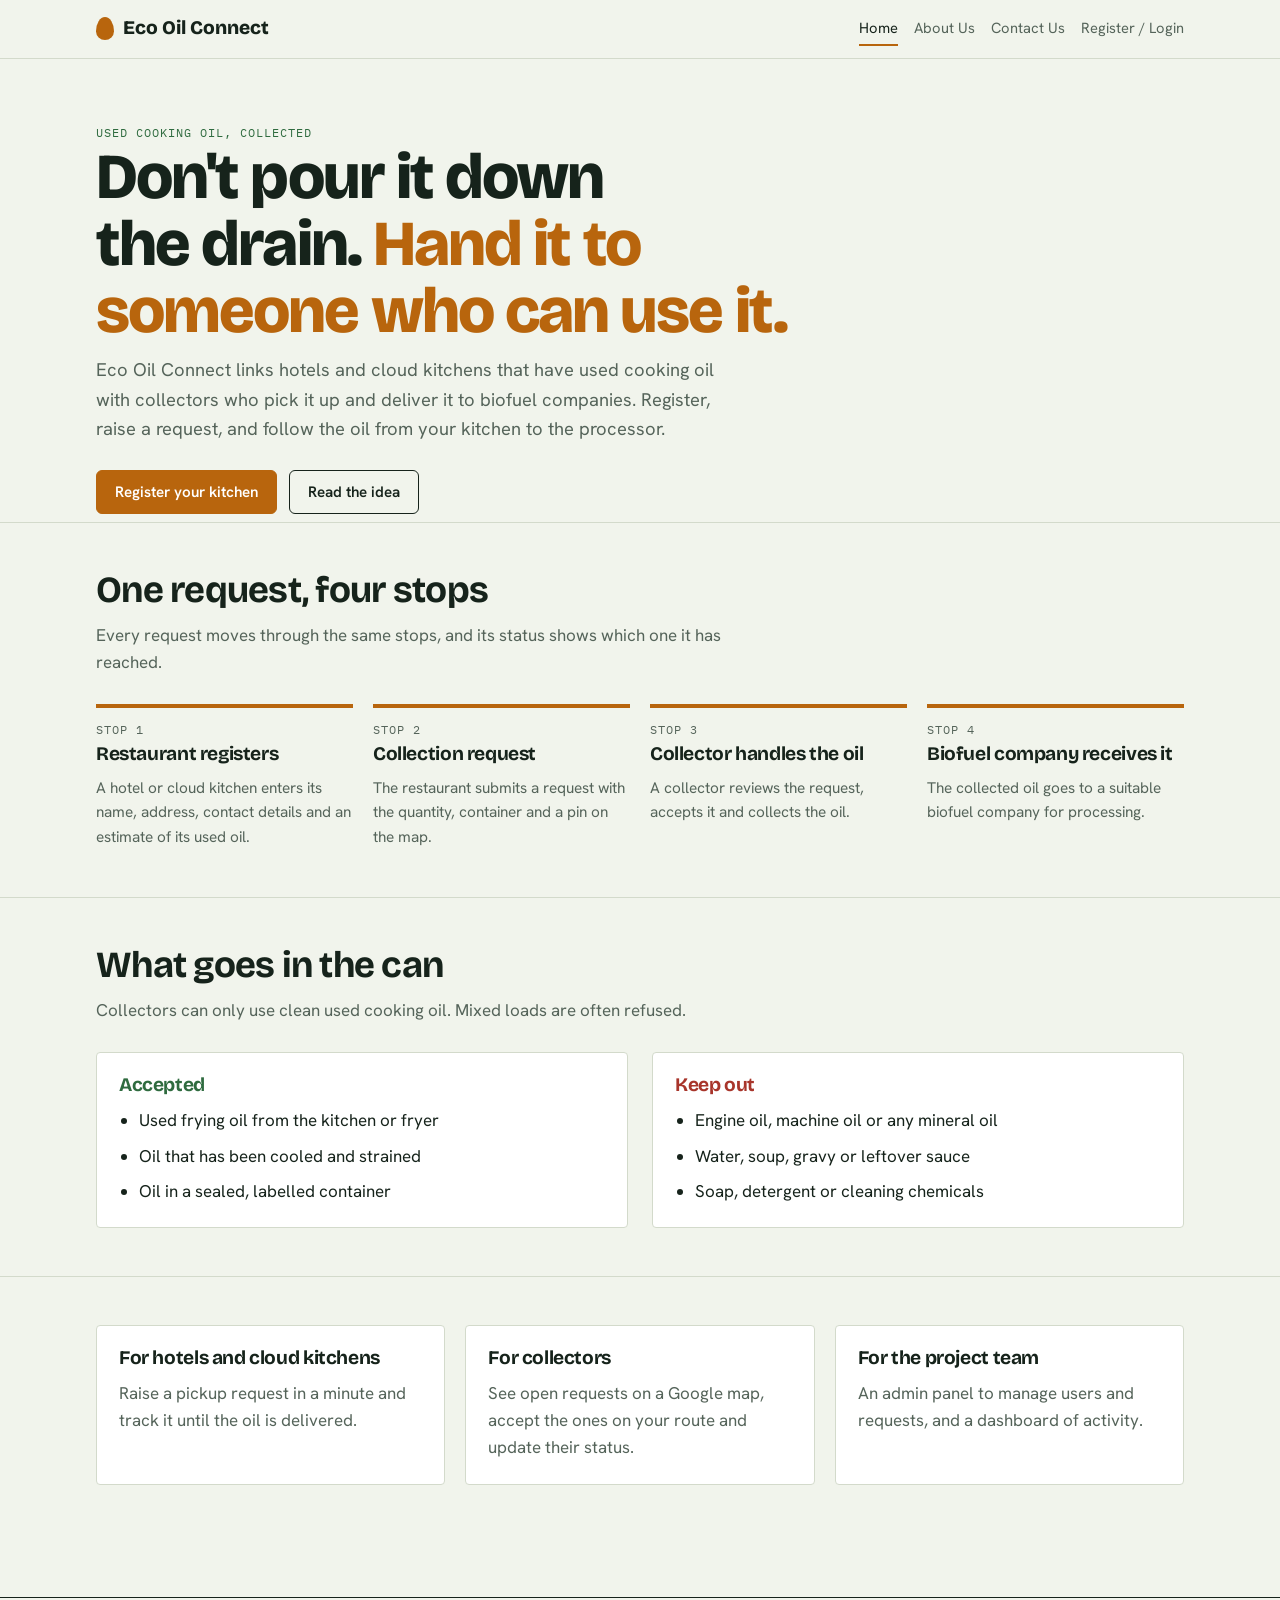
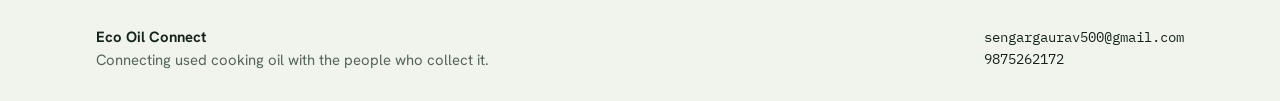
<file: index.html>
<!doctype html>
<html lang="en">
<head>
<meta charset="utf-8">
<meta name="viewport" content="width=device-width, initial-scale=1">
<title>Eco Oil Connect</title>
<link rel="stylesheet" href="https://fonts.googleapis.com/css2?family=Bricolage+Grotesque:opsz,wght@12..96,500;12..96,700;12..96,800&family=Hanken+Grotesk:wght@400;500;600&family=IBM+Plex+Mono:wght@400;500&display=swap">
<link rel="stylesheet" href="style.css">
</head>
<body>
<div id="nav"></div>
<main id="content">
  <div class="wrap">
    <div class="hero">
      <div class="eyebrow">Used cooking oil, collected</div>
      <h1>Don't pour it down the drain. <span class="accent">Hand it to someone who can use it.</span></h1>
      <p class="lede">Eco Oil Connect links hotels and cloud kitchens that have used cooking oil with collectors who pick it up and deliver it to biofuel companies. Register, raise a request, and follow the oil from your kitchen to the processor.</p>
      <div class="row" id="cta"></div>
    </div>
  </div>

  <section class="band">
    <div class="wrap">
      <h2>One request, four stops</h2>
      <p class="muted" style="max-width:38em;margin:0 0 28px">Every request moves through the same stops, and its status shows which one it has reached.</p>
      <ol class="flow grid4">
        <li><h3>Restaurant registers</h3><p>A hotel or cloud kitchen enters its name, address, contact details and an estimate of its used oil.</p></li>
        <li><h3>Collection request</h3><p>The restaurant submits a request with the quantity, container and a pin on the map.</p></li>
        <li><h3>Collector handles the oil</h3><p>A collector reviews the request, accepts it and collects the oil.</p></li>
        <li><h3>Biofuel company receives it</h3><p>The collected oil goes to a suitable biofuel company for processing.</p></li>
      </ol>
    </div>
  </section>

  <section class="band rules" id="rules">
    <div class="wrap">
      <h2>What goes in the can</h2>
      <p class="muted" style="max-width:38em;margin:0 0 28px">Collectors can only use clean used cooking oil. Mixed loads are often refused.</p>
      <div class="grid2">
        <div class="card yes">
          <h3>Accepted</h3>
          <ul>
            <li>Used frying oil from the kitchen or fryer</li>
            <li>Oil that has been cooled and strained</li>
            <li>Oil in a sealed, labelled container</li>
          </ul>
        </div>
        <div class="card no">
          <h3>Keep out</h3>
          <ul>
            <li>Engine oil, machine oil or any mineral oil</li>
            <li>Water, soup, gravy or leftover sauce</li>
            <li>Soap, detergent or cleaning chemicals</li>
          </ul>
        </div>
      </div>
    </div>
  </section>

  <section class="band">
    <div class="wrap">
      <div class="grid3">
        <div class="card"><h3>For hotels and cloud kitchens</h3><p class="muted" style="margin:0">Raise a pickup request in a minute and track it until the oil is delivered.</p></div>
        <div class="card"><h3>For collectors</h3><p class="muted" style="margin:0">See open requests on a Google map, accept the ones on your route and update their status.</p></div>
        <div class="card"><h3>For the project team</h3><p class="muted" style="margin:0">An admin panel to manage users and requests, and a dashboard of activity.</p></div>
      </div>
    </div>
  </section>
</main>
<div id="foot"></div>
<script src="config.js"></script>
<script src="app.js"></script>
<script>
  EOC.boot();
  var u = EOC.me();
  document.getElementById('cta').innerHTML = u
    ? '<a class="btn primary" href="dashboard.html">Open dashboard</a>' + (u.role === 'restaurant' ? '<a class="btn" href="sell.html">Sell used oil</a>' : '<a class="btn" href="requests.html">Collection requests</a>')
    : '<a class="btn primary" href="auth.html">Register your kitchen</a><a class="btn" href="about.html">Read the idea</a>';
</script>
</body>
</html>
</file>
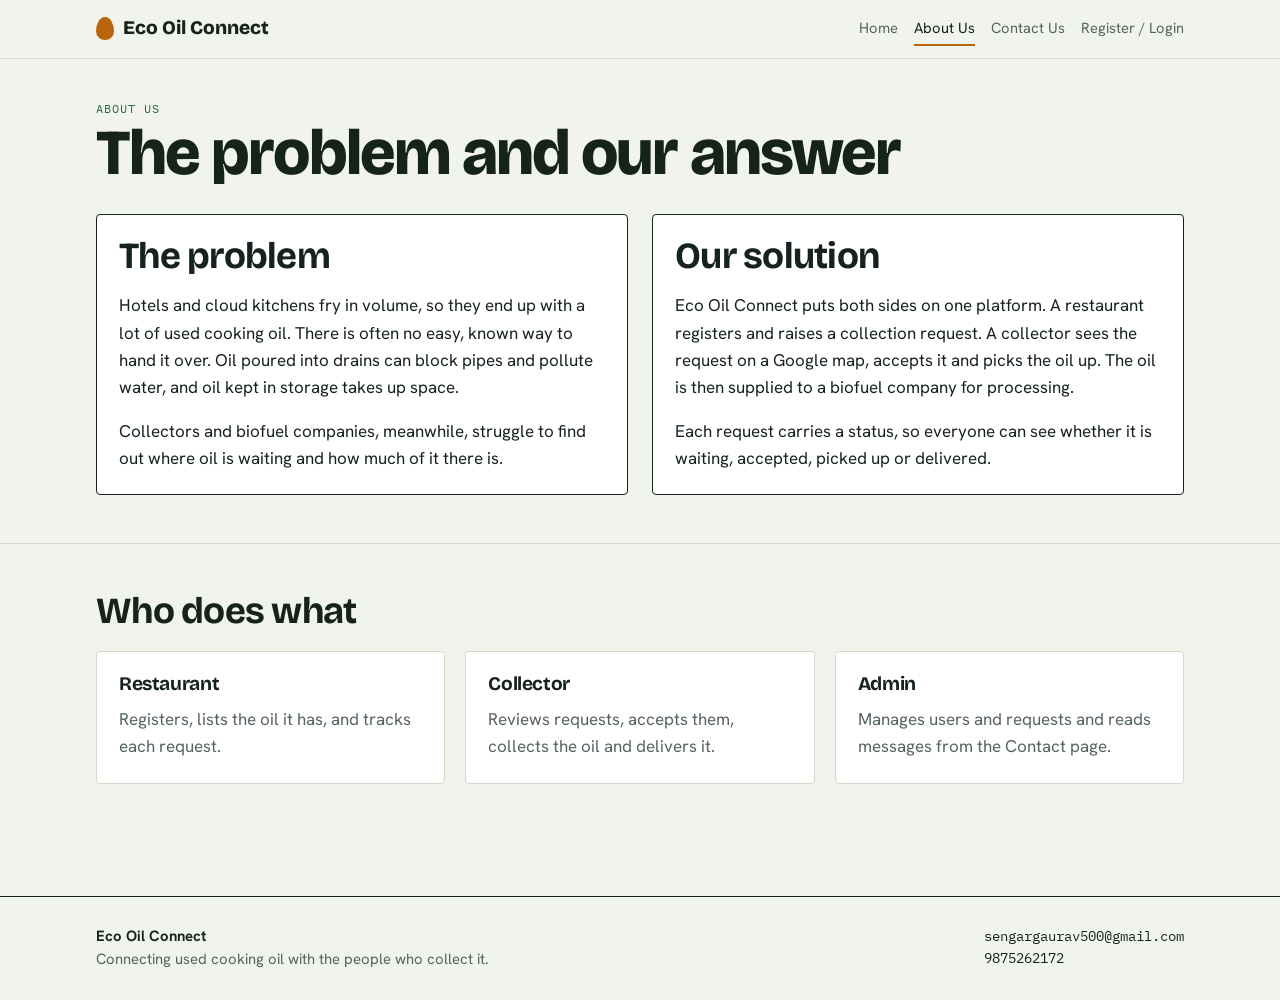
<file: about.html>
<!doctype html>
<html lang="en">
<head>
<meta charset="utf-8">
<meta name="viewport" content="width=device-width, initial-scale=1">
<title>About Us | Eco Oil Connect</title>
<link rel="stylesheet" href="https://fonts.googleapis.com/css2?family=Bricolage+Grotesque:opsz,wght@12..96,500;12..96,700;12..96,800&family=Hanken+Grotesk:wght@400;500;600&family=IBM+Plex+Mono:wght@400;500&display=swap">
<link rel="stylesheet" href="style.css">
</head>
<body>
<div id="nav"></div>
<main id="content">
  <div class="wrap">
    <div class="page-head">
      <div class="eyebrow">About us</div>
      <h1>The problem and our answer</h1>
    </div>
    <div class="grid2">
      <div class="card edge">
        <h2>The problem</h2>
        <p>Hotels and cloud kitchens fry in volume, so they end up with a lot of used cooking oil. There is often no easy, known way to hand it over. Oil poured into drains can block pipes and pollute water, and oil kept in storage takes up space.</p>
        <p style="margin:0">Collectors and biofuel companies, meanwhile, struggle to find out where oil is waiting and how much of it there is.</p>
      </div>
      <div class="card edge">
        <h2>Our solution</h2>
        <p>Eco Oil Connect puts both sides on one platform. A restaurant registers and raises a collection request. A collector sees the request on a Google map, accepts it and picks the oil up. The oil is then supplied to a biofuel company for processing.</p>
        <p style="margin:0">Each request carries a status, so everyone can see whether it is waiting, accepted, picked up or delivered.</p>
      </div>
    </div>
  </div>
  <section class="band" style="margin-top:48px">
    <div class="wrap">
      <h2>Who does what</h2>
      <div class="grid3" style="margin-top:20px">
        <div class="card"><h3>Restaurant</h3><p class="muted" style="margin:0">Registers, lists the oil it has, and tracks each request.</p></div>
        <div class="card"><h3>Collector</h3><p class="muted" style="margin:0">Reviews requests, accepts them, collects the oil and delivers it.</p></div>
        <div class="card"><h3>Admin</h3><p class="muted" style="margin:0">Manages users and requests and reads messages from the Contact page.</p></div>
      </div>
    </div>
  </section>
</main>
<div id="foot"></div>
<script src="config.js"></script>
<script src="app.js"></script>
<script>EOC.boot();</script>
</body>
</html>
</file>
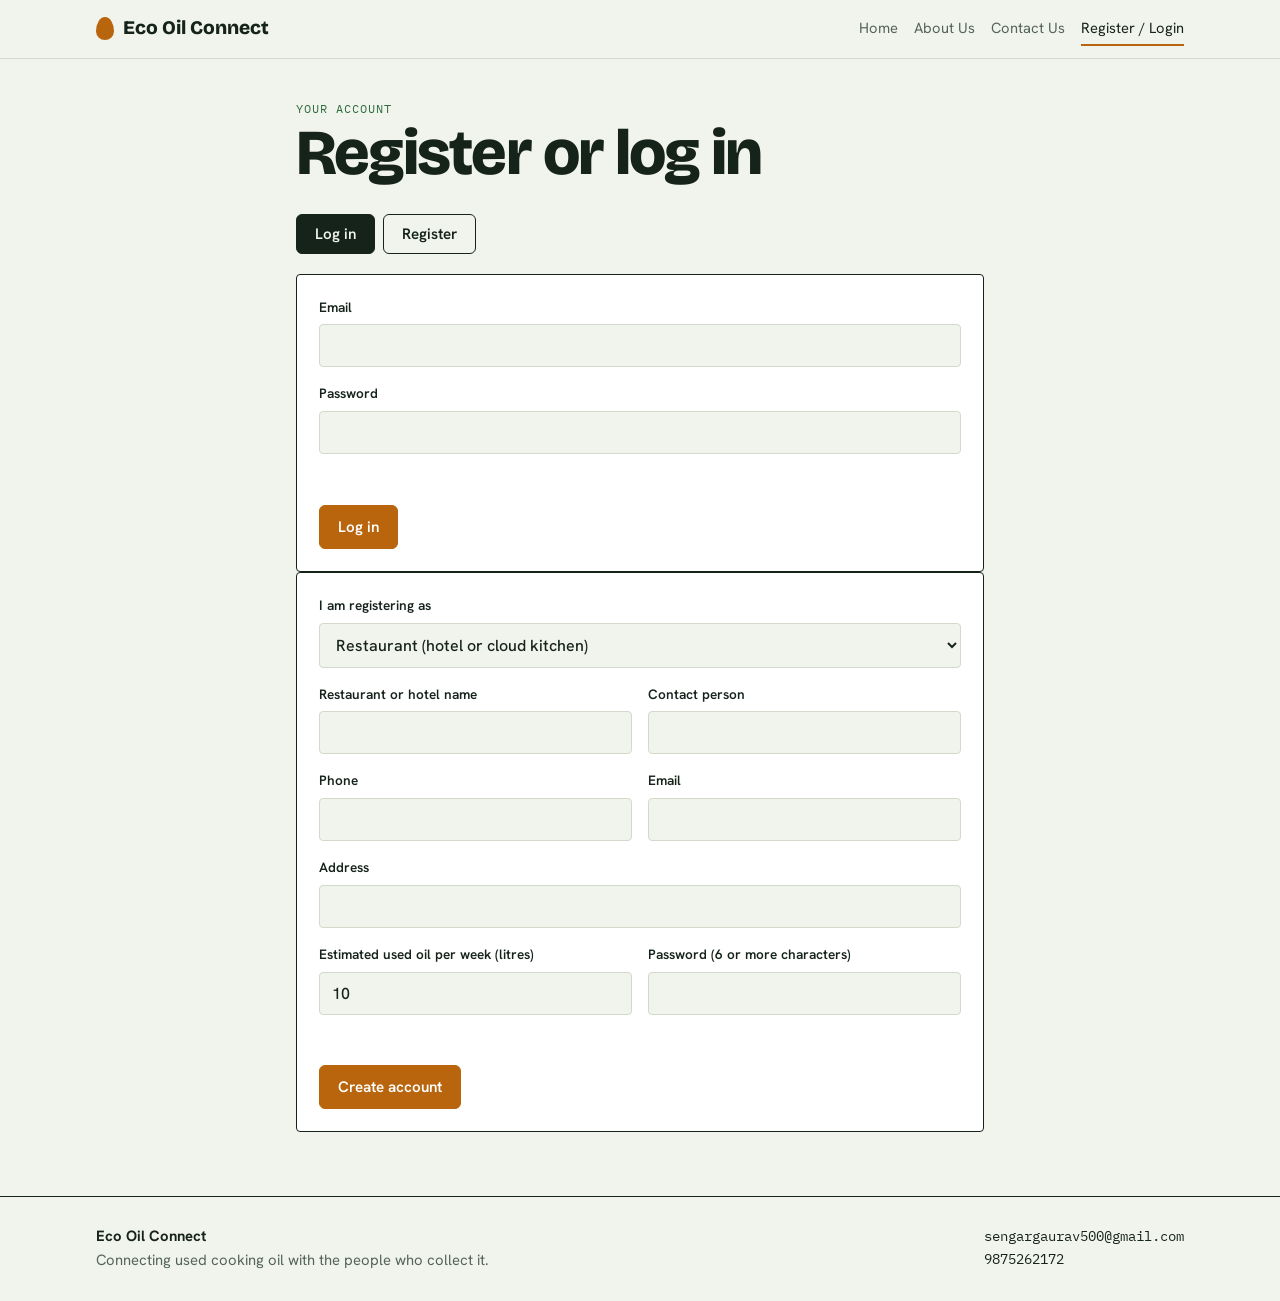
<file: admin.html>
<!doctype html>
<html lang="en">
<head>
<meta charset="utf-8">
<meta name="viewport" content="width=device-width, initial-scale=1">
<title>Admin Panel | Eco Oil Connect</title>
<link rel="stylesheet" href="https://fonts.googleapis.com/css2?family=Bricolage+Grotesque:opsz,wght@12..96,500;12..96,700;12..96,800&family=Hanken+Grotesk:wght@400;500;600&family=IBM+Plex+Mono:wght@400;500&display=swap">
<link rel="stylesheet" href="style.css">
</head>
<body>
<div id="nav"></div>
<main>
  <div class="wrap" id="content">
    <div class="page-head">
      <div class="eyebrow">Admin panel</div>
      <h1>Users, requests and messages</h1>
    </div>
    <div class="grid4" id="tiles" style="margin-bottom:28px"></div>
    <div class="card" id="rates" style="margin-bottom:28px">
      <h3>Rates and profit</h3>
      <p class="muted" style="margin:0 0 16px">You buy used oil from restaurants and sell it to biofuel companies. Profit per litre is the selling rate minus the buying rate.</p>
      <div class="form-grid">
        <div class="field"><label for="buyRate">Buying rate (₹ per litre, paid to the restaurant)</label><input id="buyRate" type="number" min="0" step="0.5"></div>
        <div class="field"><label for="sellRate">Selling rate (₹ per litre, paid by the biofuel company)</label><input id="sellRate" type="number" min="0" step="0.5"></div>
      </div>
      <div class="row" style="margin-top:14px"><button class="btn primary small" id="saveRates" type="button">Save rates</button><span class="muted" id="rateMsg" role="status" style="font-size:0.9rem"></span></div>
      <div class="grid4" id="money" style="margin-top:18px"></div>
    </div>
    <div class="tabs" role="tablist">
      <button type="button" data-tab="users" class="on">Users</button>
      <button type="button" data-tab="reqs">Requests</button>
      <button type="button" data-tab="msgs">Messages</button>
    </div>
    <div id="panel"></div>
  </div>
</main>
<div id="foot"></div>
<script src="config.js"></script>
<script src="app.js"></script>
<script>
  EOC.boot();
  var $ = function (id) { return document.getElementById(id); };
  var u = EOC.guard(['admin']);
  if (u) {
    var e = EOC.esc, tab = 'users';
    function tiles() {
      var d = EOC.load();
      var t = function (n, l) { return '<div class="tile"><b>' + n + '</b><span>' + l + '</span></div>'; };
      $('tiles').innerHTML = t(d.users.filter(function (x) { return x.role === 'restaurant'; }).length, 'Restaurants') +
        t(d.users.filter(function (x) { return x.role === 'collector'; }).length, 'Collectors') +
        t(d.requests.length, 'Requests') + t(d.messages.length, 'Messages');
      var m = EOC.totals(), big = function (n, l) { return '<div class="tile"><b style="font-size:1.6rem">' + n + '</b><span>' + l + '</span></div>'; };
      $('money').innerHTML = big(m.litres, 'Litres delivered') + big(EOC.inr(m.paid), 'Paid to restaurants') + big(EOC.inr(m.earned), 'Received from biofuel') + big(EOC.inr(m.profit), 'Profit');
    }
    var rt = EOC.getRates();
    $('buyRate').value = rt.buy; $('sellRate').value = rt.sell;
    $('saveRates').addEventListener('click', function () {
      var b = Number($('buyRate').value), s = Number($('sellRate').value);
      if (!(b >= 0) || !(s >= 0) || $('buyRate').value === '' || $('sellRate').value === '') { $('rateMsg').textContent = 'Enter both rates as numbers.'; return; }
      EOC.setRates(b, s);
      $('rateMsg').textContent = 'Saved. ' + EOC.inr(s - b) + ' profit per litre. New requests use these rates; existing requests keep theirs.';
    });
    function table(head, rows) {
      return '<div class="tablewrap"><table><thead><tr>' + head.map(function (h) { return '<th>' + h + '</th>'; }).join('') + '</tr></thead><tbody>' + rows + '</tbody></table></div>';
    }
    function render() {
      var d = EOC.load(), html;
      tiles();
      document.querySelectorAll('[data-tab]').forEach(function (b) { b.classList.toggle('on', b.dataset.tab === tab); });
      if (tab === 'users') {
        html = table(['Name', 'Role', 'Contact', 'Email', 'Phone', 'Address', ''], d.users.map(function (x) {
          return '<tr><td>' + e(x.name) + '</td><td>' + e(x.role) + '</td><td>' + e(x.contact) + '</td><td>' + e(x.email) + '</td><td>' + e(x.phone) + '</td><td>' + e(x.address) + '</td><td>' +
            (x.id === u.id ? '' : '<button class="btn danger small" data-deluser="' + x.id + '">Delete</button>') + '</td></tr>';
        }).join(''));
      } else if (tab === 'reqs') {
        html = d.requests.length ? table(['Restaurant', 'Litres', 'Address', 'Status', 'Collector', 'Biofuel company', 'Profit', 'Requested', ''], d.requests.slice().reverse().map(function (r) {
          return '<tr><td>' + e(r.restaurantName) + '</td><td>' + e(r.litres) + '</td><td>' + e(r.address) + ' <a href="' + EOC.mapsLink(r) + '" target="_blank" rel="noopener">Map</a></td><td><select data-rs="' + r.id + '" aria-label="Status">' +
            Object.keys(EOC.STATUS).map(function (k) { return '<option value="' + k + '"' + (k === r.status ? ' selected' : '') + '>' + EOC.STATUS[k] + '</option>'; }).join('') +
            '</select></td><td>' + e(r.collectorName || '-') + '</td><td>' + e(r.biofuel || '-') + '</td><td>' + (r.status === 'delivered' ? EOC.inr(EOC.money(r).profit) : '-') + '</td><td>' + EOC.fmtDate(r.created) + '</td><td><div class="req-actions" style="margin:0">' +
            (r.status === 'submitted' ? '<button class="btn primary small" data-accept="' + r.id + '">Accept</button><button class="btn small" data-reject="' + r.id + '">Reject</button>' : '') +
            '<button class="btn danger small" data-delreq="' + r.id + '">Delete</button></div></td></tr>';
        }).join('')) : '<div class="empty">No requests yet.</div>';
      } else {
        html = d.messages.length ? table(['From', 'Email', 'Message', 'Sent'], d.messages.slice().reverse().map(function (m) {
          return '<tr><td>' + e(m.name) + '</td><td>' + e(m.email) + '</td><td>' + e(m.text) + '</td><td>' + EOC.fmtDate(m.at) + '</td></tr>';
        }).join('')) : '<div class="empty">No messages yet.</div>';
      }
      $('panel').innerHTML = html;
    }
    document.querySelector('.tabs').addEventListener('click', function (ev) {
      var b = ev.target.closest('[data-tab]'); if (!b) return; tab = b.dataset.tab; render();
    });
    $('panel').addEventListener('click', function (ev) {
      var ac = ev.target.closest('[data-accept]'), rj = ev.target.closest('[data-reject]');
      if (ac) { EOC.setStatus(ac.dataset.accept, 'accepted'); EOC.toast('Request accepted.'); render(); return; }
      if (rj) { EOC.setStatus(rj.dataset.reject, 'rejected'); EOC.toast('Request rejected.'); render(); return; }
      var du = ev.target.closest('[data-deluser]'), dr = ev.target.closest('[data-delreq]');
      if (du && confirm('Delete this user?')) { EOC.deleteUser(du.dataset.deluser); render(); }
      if (dr && confirm('Delete this request?')) { EOC.deleteRequest(dr.dataset.delreq); render(); }
    });
    $('panel').addEventListener('change', function (ev) {
      if (ev.target.matches('[data-rs]')) {
        var extra = null;
        if (ev.target.value === 'delivered') {
          var name = prompt('Which biofuel company received the oil?');
          if (name && name.trim()) extra = { biofuel: name.trim() };
        }
        EOC.setStatus(ev.target.dataset.rs, ev.target.value, extra);
        render();
      }
    });
    render();
  }
</script>
</body>
</html>
</file>
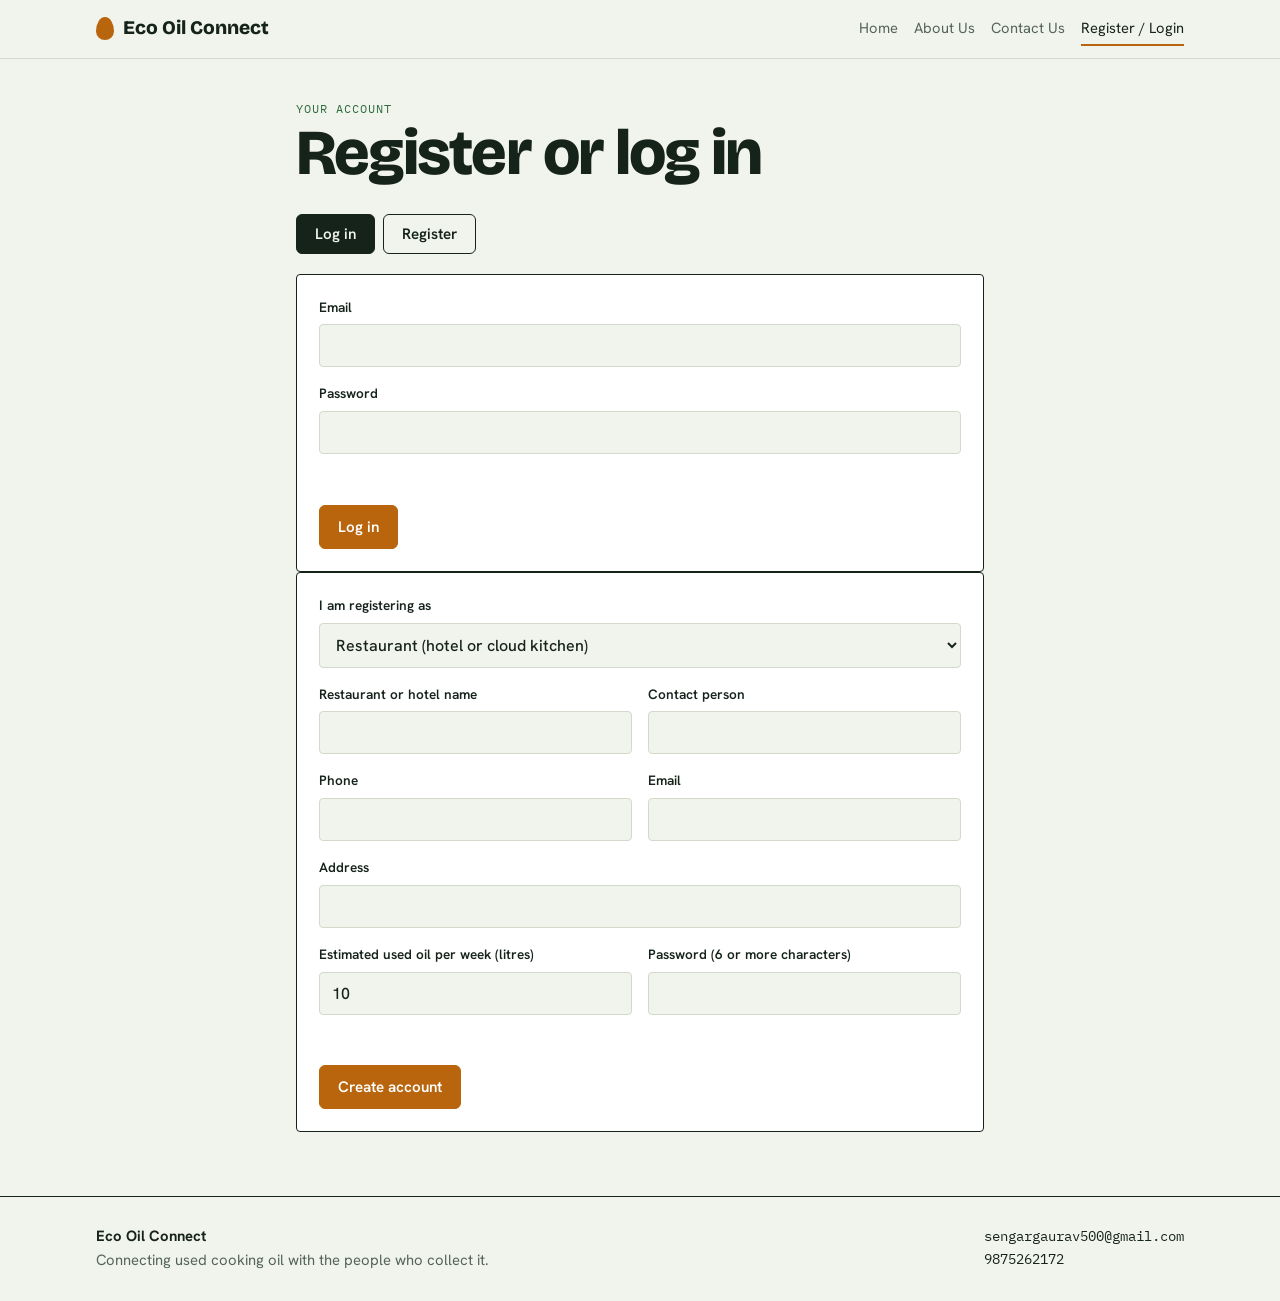
<file: auth.html>
<!doctype html>
<html lang="en">
<head>
<meta charset="utf-8">
<meta name="viewport" content="width=device-width, initial-scale=1">
<title>Register or Login | Eco Oil Connect</title>
<link rel="stylesheet" href="https://fonts.googleapis.com/css2?family=Bricolage+Grotesque:opsz,wght@12..96,500;12..96,700;12..96,800&family=Hanken+Grotesk:wght@400;500;600&family=IBM+Plex+Mono:wght@400;500&display=swap">
<link rel="stylesheet" href="style.css">
</head>
<body>
<div id="nav"></div>
<main id="content">
  <div class="wrap" style="max-width:720px">
    <div class="page-head">
      <div class="eyebrow">Your account</div>
      <h1>Register or log in</h1>
    </div>
    <div class="tabs" role="tablist">
      <button type="button" id="tabLogin" class="on" role="tab">Log in</button>
      <button type="button" id="tabReg" role="tab">Register</button>
    </div>

    <form id="loginForm" class="card edge form-grid" novalidate>
      <div class="field full"><label for="lemail">Email</label><input id="lemail" type="email" autocomplete="username" required></div>
      <div class="field full"><label for="lpass">Password</label><input id="lpass" type="password" autocomplete="current-password" required></div>
      <p class="err full" id="lerr" role="alert"></p>
      <div class="full"><button class="btn primary" type="submit">Log in</button></div>
    </form>

    <form id="regForm" class="card edge form-grid" novalidate hidden>
      <div class="field full">
        <label for="role">I am registering as</label>
        <select id="role"><option value="restaurant">Restaurant (hotel or cloud kitchen)</option><option value="collector">Oil collector</option></select>
      </div>
      <div class="field"><label for="name" id="nameLbl">Restaurant or hotel name</label><input id="name" required></div>
      <div class="field"><label for="contact">Contact person</label><input id="contact" required></div>
      <div class="field"><label for="phone">Phone</label><input id="phone" type="tel" required></div>
      <div class="field"><label for="email">Email</label><input id="email" type="email" autocomplete="username" required></div>
      <div class="field full"><label for="address" id="addrLbl">Address</label><input id="address" required></div>
      <div class="field" id="weeklyWrap"><label for="weekly">Estimated used oil per week (litres)</label><input id="weekly" type="number" min="0" step="1" value="10"></div>
      <div class="field"><label for="password">Password (6 or more characters)</label><input id="password" type="password" autocomplete="new-password" required></div>
      <p class="err full" id="rerr" role="alert"></p>
      <div class="full"><button class="btn primary" type="submit">Create account</button></div>
    </form>
  </div>
</main>
<div id="foot"></div>
<script src="config.js"></script>
<script src="app.js"></script>
<script>
  EOC.boot();
  var $ = function (id) { return document.getElementById(id); };
  var next = new URLSearchParams(location.search).get('next');
  function go() { location.href = (next && /^[a-z]+\.html$/.test(next)) ? next : 'dashboard.html'; }
  if (EOC.me()) go();

  function show(which) {
    var reg = which === 'reg';
    $('loginForm').hidden = reg; $('regForm').hidden = !reg;
    $('tabLogin').classList.toggle('on', !reg); $('tabReg').classList.toggle('on', reg);
  }
  $('tabLogin').onclick = function () { show('login'); };
  $('tabReg').onclick = function () { show('reg'); };

  $('role').onchange = function () {
    var col = this.value === 'collector';
    $('nameLbl').textContent = col ? 'Collector or company name' : 'Restaurant or hotel name';
    $('addrLbl').textContent = col ? 'Base address' : 'Address';
    $('weeklyWrap').hidden = col;
  };

  $('loginForm').addEventListener('submit', function (e) {
    e.preventDefault();
    var u = EOC.login($('lemail').value, $('lpass').value);
    if (!u) { $('lerr').textContent = 'Email or password is not right.'; return; }
    go();
  });
  $('regForm').addEventListener('submit', function (e) {
    e.preventDefault();
    var f = ['name', 'contact', 'phone', 'email', 'address', 'password'];
    for (var i = 0; i < f.length; i++) {
      if (!$(f[i]).value.trim()) { $('rerr').textContent = 'Fill in every field.'; $(f[i]).focus(); return; }
    }
    var res = EOC.register({
      role: $('role').value, name: $('name').value, contact: $('contact').value, phone: $('phone').value,
      email: $('email').value, address: $('address').value, weekly: $('weekly').value, password: $('password').value
    });
    if (!res.ok) { $('rerr').textContent = res.error; return; }
    go();
  });
  if (location.hash === '#register') show('reg');
</script>
</body>
</html>
</file>
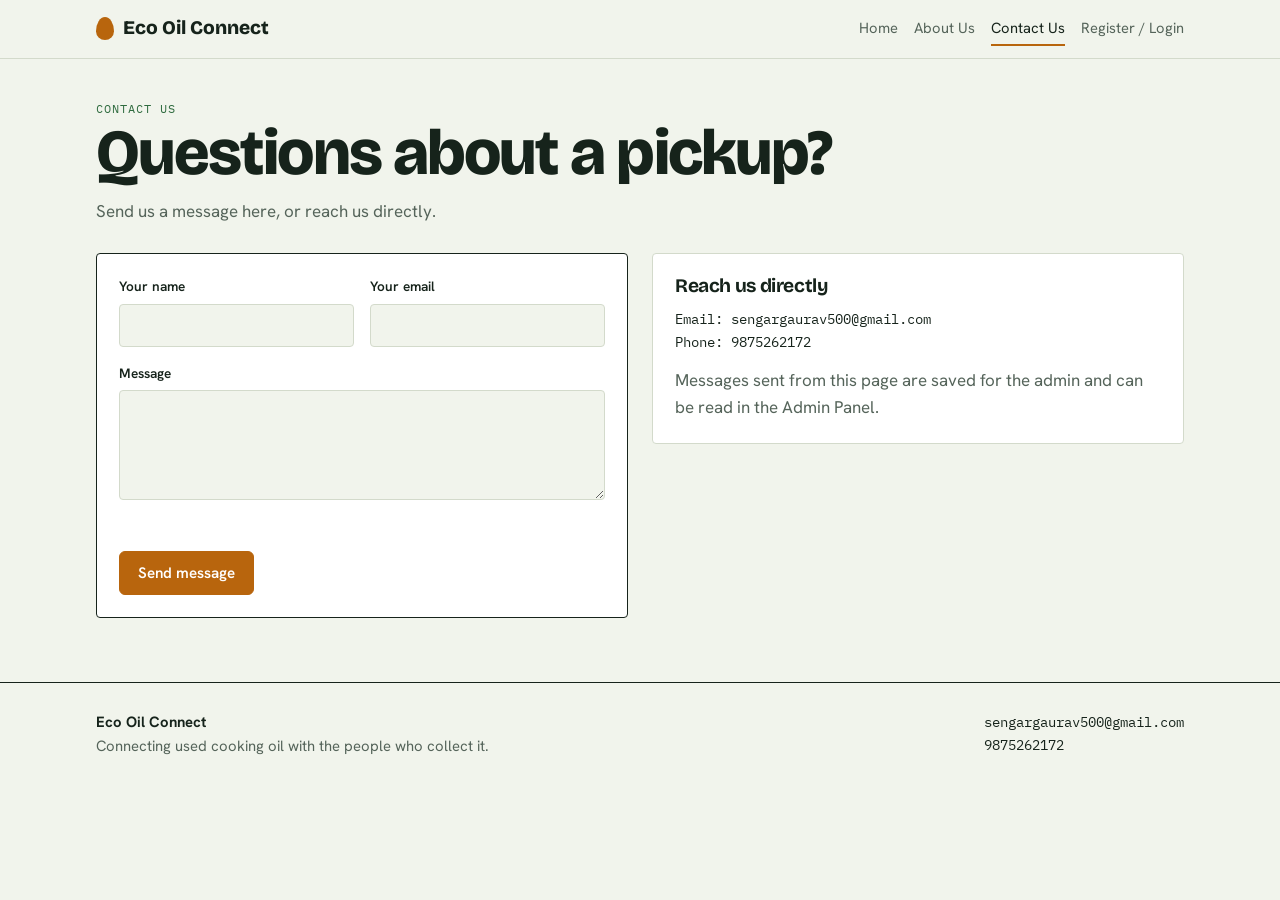
<file: contact.html>
<!doctype html>
<html lang="en">
<head>
<meta charset="utf-8">
<meta name="viewport" content="width=device-width, initial-scale=1">
<title>Contact Us | Eco Oil Connect</title>
<link rel="stylesheet" href="https://fonts.googleapis.com/css2?family=Bricolage+Grotesque:opsz,wght@12..96,500;12..96,700;12..96,800&family=Hanken+Grotesk:wght@400;500;600&family=IBM+Plex+Mono:wght@400;500&display=swap">
<link rel="stylesheet" href="style.css">
</head>
<body>
<div id="nav"></div>
<main id="content">
  <div class="wrap">
    <div class="page-head">
      <div class="eyebrow">Contact us</div>
      <h1>Questions about a pickup?</h1>
      <p>Send us a message here, or reach us directly.</p>
    </div>
    <div class="grid2">
      <form id="cf" class="card edge form-grid" novalidate>
        <div class="field"><label for="cname">Your name</label><input id="cname" required></div>
        <div class="field"><label for="cemail">Your email</label><input id="cemail" type="email" required></div>
        <div class="field full"><label for="ctext">Message</label><textarea id="ctext" required></textarea></div>
        <p class="err full" id="cerr" role="alert"></p>
        <div class="full"><button class="btn primary" type="submit">Send message</button></div>
      </form>
      <div class="card">
        <h3>Reach us directly</h3>
        <p class="mono" id="direct" style="margin:0 0 14px"></p>
        <p class="muted" style="margin:0">Messages sent from this page are saved for the admin and can be read in the Admin Panel.</p>
      </div>
    </div>
  </div>
</main>
<div id="foot"></div>
<script src="config.js"></script>
<script src="app.js"></script>
<script>
  EOC.boot();
  var $ = function (id) { return document.getElementById(id); };
  $('direct').innerHTML = 'Email: ' + EOC.esc(EOC.CONTACT.email) + '<br>Phone: ' + EOC.esc(EOC.CONTACT.phone);
  var u = EOC.me();
  if (u) { $('cname').value = u.contact || u.name; $('cemail').value = u.email; }
  $('cf').addEventListener('submit', function (e) {
    e.preventDefault();
    if (!$('cname').value.trim() || !$('cemail').value.trim() || !$('ctext').value.trim()) { $('cerr').textContent = 'Fill in your name, email and message.'; return; }
    EOC.addMessage({ name: $('cname').value.trim(), email: $('cemail').value.trim(), text: $('ctext').value.trim() });
    $('ctext').value = ''; $('cerr').textContent = '';
    EOC.toast('Message saved for the admin.');
  });
</script>
</body>
</html>
</file>
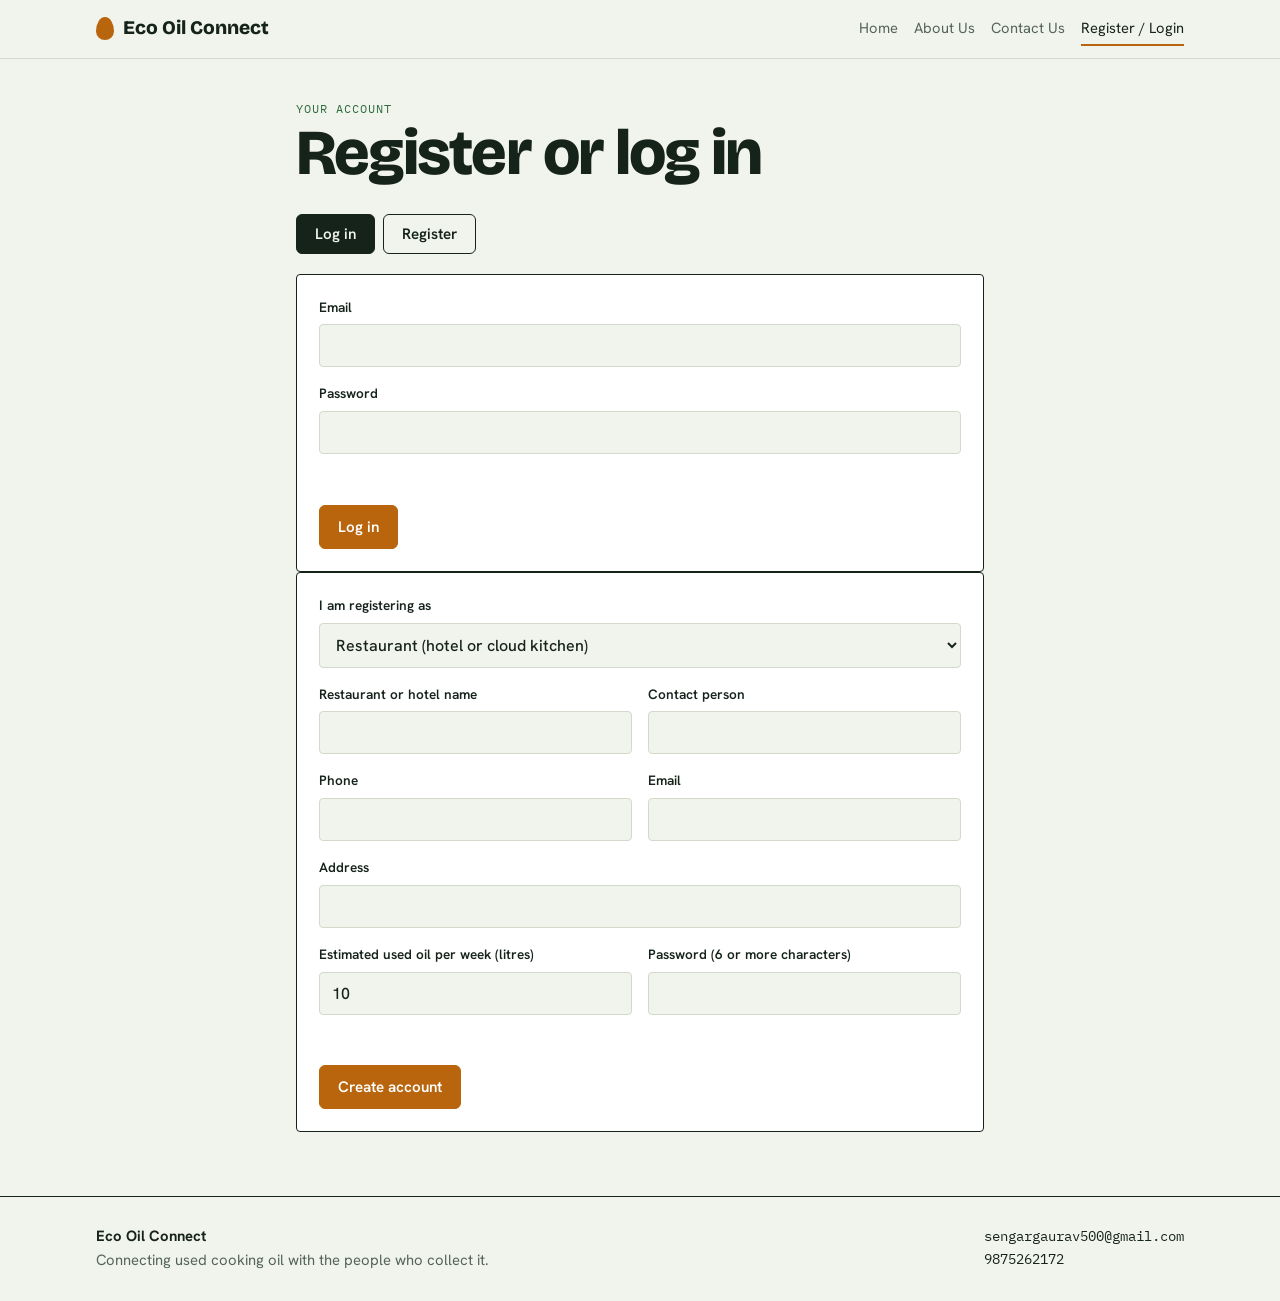
<file: dashboard.html>
<!doctype html>
<html lang="en">
<head>
<meta charset="utf-8">
<meta name="viewport" content="width=device-width, initial-scale=1">
<title>Dashboard | Eco Oil Connect</title>
<link rel="stylesheet" href="https://fonts.googleapis.com/css2?family=Bricolage+Grotesque:opsz,wght@12..96,500;12..96,700;12..96,800&family=Hanken+Grotesk:wght@400;500;600&family=IBM+Plex+Mono:wght@400;500&display=swap">
<link rel="stylesheet" href="style.css">
</head>
<body>
<div id="nav"></div>
<main>
  <div class="wrap" id="content">
    <div class="page-head">
      <div class="eyebrow">Dashboard</div>
      <h1>Status and activity</h1>
      <p id="intro"></p>
    </div>
    <div class="grid4" id="tiles"></div>
    <div class="grid4" id="money" style="margin-top:16px" hidden></div>
    <div class="grid2" style="margin-top:24px">
      <div class="card"><h3>Requests by status</h3><div class="bars" id="bars"></div></div>
      <div class="card"><h3>Recent activity</h3><ul class="feed" id="feed"></ul></div>
    </div>
  </div>
</main>
<div id="foot"></div>
<script src="config.js"></script>
<script src="app.js"></script>
<script>
  EOC.boot();
  var $ = function (id) { return document.getElementById(id); };
  var u = EOC.guard();
  if (u) {
    $('intro').textContent = u.role === 'restaurant' ? 'Your requests at a glance.'
      : u.role === 'collector' ? 'Open requests and the ones you have taken on.' : 'The whole platform at a glance.';
    var rs = EOC.visibleRequests();
    var count = function (s) { return rs.filter(function (r) { return r.status === s; }).length; };
    var delivered = rs.filter(function (r) { return r.status === 'delivered'; }).reduce(function (a, r) { return a + r.litres; }, 0);
    var tile = function (n, l) { return '<div class="tile"><b>' + n + '</b><span>' + l + '</span></div>'; };
    $('tiles').innerHTML = tile(rs.length, 'Requests') + tile(count('submitted'), 'Waiting') + tile(count('accepted') + count('picked_up'), 'In progress') + tile(delivered, 'Litres delivered');

    if (u.role === 'admin') {
      var m = EOC.totals(), big = function (n, l) { return '<div class="tile"><b style="font-size:1.6rem">' + n + '</b><span>' + l + '</span></div>'; };
      $('money').hidden = false;
      $('money').innerHTML = big(EOC.inr(m.paid), 'Paid to restaurants') + big(EOC.inr(m.earned), 'Received from biofuel') + big(EOC.inr(m.profit), 'Profit') + big(EOC.inr(EOC.getRates().sell - EOC.getRates().buy), 'Margin per litre');
    }

    var max = Math.max(1, rs.length);
    $('bars').innerHTML = Object.keys(EOC.STATUS).map(function (k) {
      var n = count(k);
      return '<div class="bar"><span>' + EOC.STATUS[k] + '</span><i style="width:' + Math.round(n / max * 100) + '%"></i><b>' + n + '</b></div>';
    }).join('');

    var events = [];
    rs.forEach(function (r) { r.history.forEach(function (h) { events.push({ r: r, h: h }); }); });
    events.sort(function (a, b) { return b.h.at - a.h.at; });
    $('feed').innerHTML = events.length ? events.slice(0, 8).map(function (x) {
      return '<li><span>' + EOC.esc(x.r.restaurantName) + ' (' + EOC.esc(x.r.litres) + ' L): ' + EOC.STATUS[x.h.status].toLowerCase() + ' by ' + EOC.esc(x.h.by) + '</span><span class="muted">' + EOC.fmtDate(x.h.at) + '</span></li>';
    }).join('') : '<li class="muted">Nothing yet.</li>';
  }
</script>
</body>
</html>
</file>
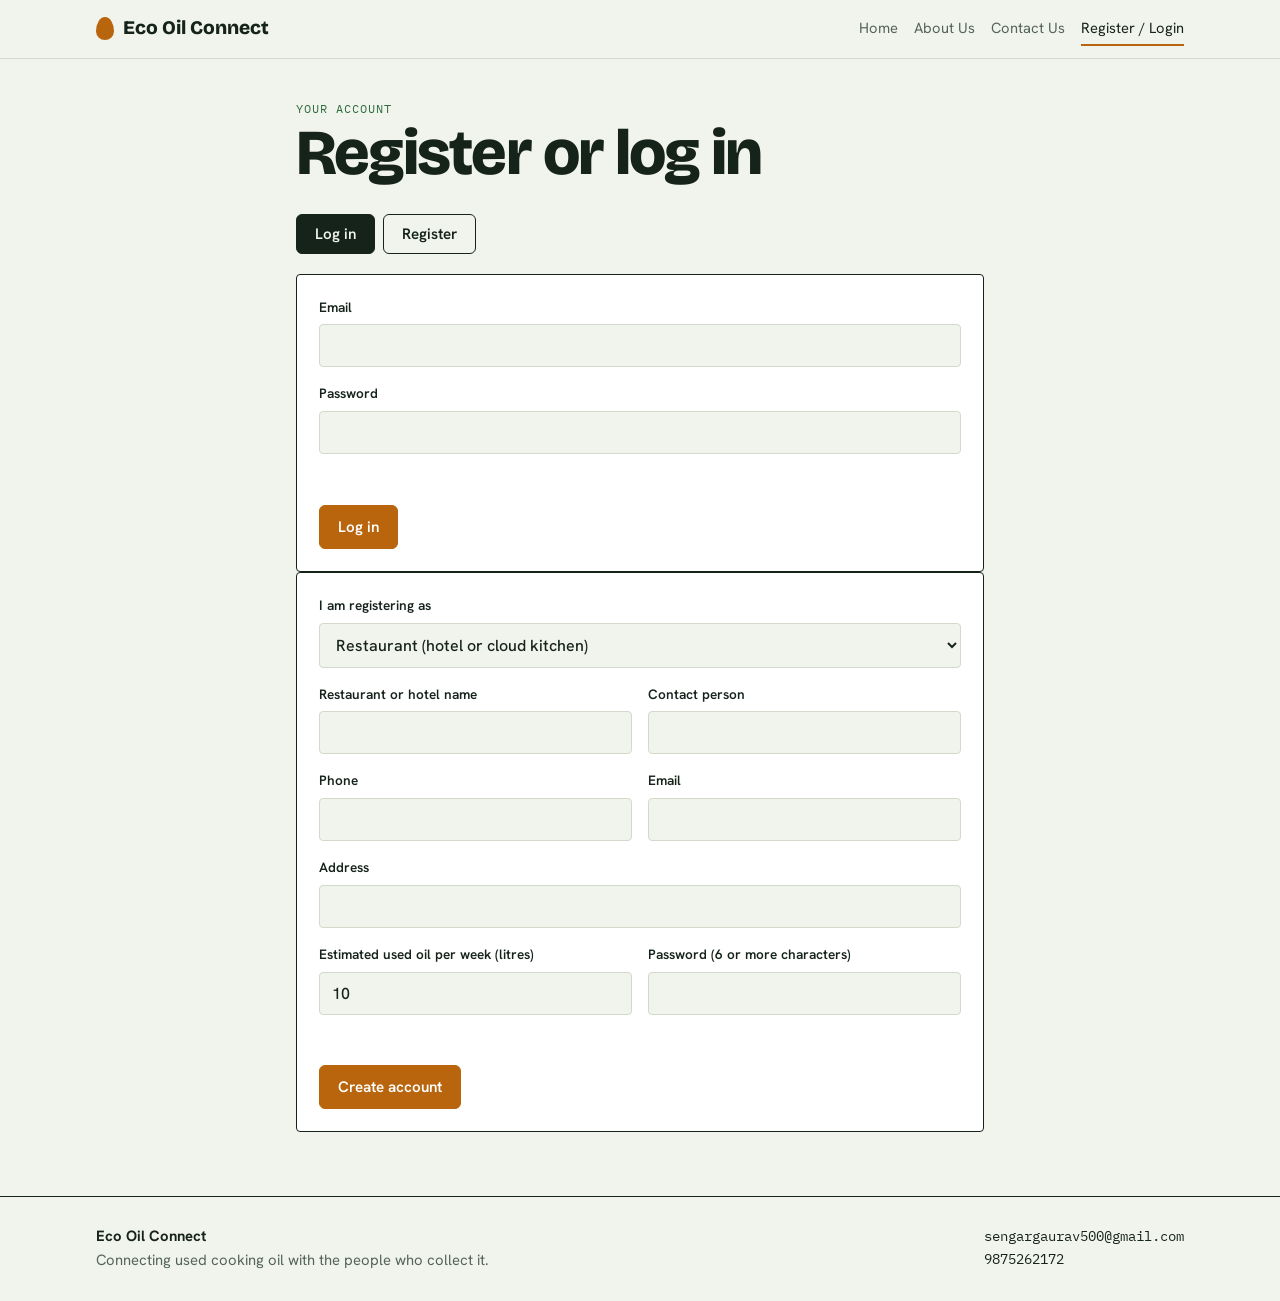
<file: requests.html>
<!doctype html>
<html lang="en">
<head>
<meta charset="utf-8">
<meta name="viewport" content="width=device-width, initial-scale=1">
<title>Collection Requests | Eco Oil Connect</title>
<link rel="stylesheet" href="https://fonts.googleapis.com/css2?family=Bricolage+Grotesque:opsz,wght@12..96,500;12..96,700;12..96,800&family=Hanken+Grotesk:wght@400;500;600&family=IBM+Plex+Mono:wght@400;500&display=swap">
<link rel="stylesheet" href="style.css">
</head>
<body>
<div id="nav"></div>
<main>
  <div class="wrap" id="content">
    <div class="page-head">
      <div class="eyebrow">Collection requests</div>
      <h1>Requests and their status</h1>
      <p id="intro"></p>
    </div>
    <div class="req-layout">
      <div class="req-list" id="list"></div>
      <div class="map" id="map" aria-label="Map of collection requests"></div>
    </div>
  </div>
</main>
<div id="foot"></div>
<script src="config.js"></script>
<script src="app.js"></script>
<script>
  EOC.boot();
  var $ = function (id) { return document.getElementById(id); };
  var u = EOC.guard();
  if (u) {
    var e = EOC.esc;
    var map = null, markers = [];

    $('intro').textContent = u.role === 'restaurant' ? 'Every request you have raised, and where it has reached.'
      : u.role === 'collector' ? 'Open requests you can accept, and the ones you have taken on.'
      : 'All requests on the platform.';

    function stepper(r) {
      if (r.status === 'rejected') return '<div class="notice" style="margin-top:12px">This request was rejected by a collector.</div>';
      var at = EOC.STEPS.indexOf(r.status);
      return '<div class="stepper">' + EOC.STEPS.map(function (s, i) {
        var cls = i < at || r.status === 'delivered' ? 'done' : (i === at ? 'now' : '');
        return '<div class="' + cls + '">' + EOC.STEP_LABEL[s] + '</div>';
      }).join('') + '</div>';
    }

    function actions(r) {
      var isAdmin = u.role === 'admin';
      var mine = isAdmin || (u.role === 'collector' && r.collectorId === u.id);
      if (u.role !== 'collector' && !isAdmin) return '';
      if (r.status === 'submitted') {
        return '<button class="btn primary small" data-act="accept" data-id="' + r.id + '">Accept</button>' +
               '<button class="btn danger small" data-act="reject" data-id="' + r.id + '">Reject</button>';
      }
      if (r.status === 'accepted' && mine) {
        return '<button class="btn primary small" data-act="pick" data-id="' + r.id + '">Mark picked up</button>';
      }
      if (r.status === 'picked_up' && mine) {
        return '<input type="text" id="bf_' + r.id + '" placeholder="Biofuel company name" aria-label="Biofuel company name">' +
               '<button class="btn primary small" data-act="deliver" data-id="' + r.id + '">Mark delivered</button>';
      }
      return '';
    }

    function card(r) {
      return '<article class="card req" id="req_' + r.id + '">' +
        '<div class="req-top"><h3>' + e(r.restaurantName) + '</h3><span class="pill ' + r.status + '">' + EOC.STATUS[r.status] + '</span></div>' +
        stepper(r) +
        '<dl>' +
          '<dt>Oil</dt><dd>' + e(r.litres) + ' litres, ' + e(r.container) + '</dd>' +
          (u.role !== 'collector' ? '<dt>Payment</dt><dd>' + EOC.inr(EOC.money(r).paid) + ' at ' + EOC.inr(EOC.money(r).buy) + ' per litre</dd>' : '') +
          (u.role === 'admin' && r.status === 'delivered' ? '<dt>Profit</dt><dd>' + EOC.inr(EOC.money(r).profit) + '</dd>' : '') +
          '<dt>Ready</dt><dd>' + e(r.readyDate) + ', ' + e(String(r.window).toLowerCase()) + '</dd>' +
          '<dt>Address</dt><dd>' + e(r.address) + ' <a href="' + EOC.mapsLink(r) + '" target="_blank" rel="noopener">Open in Google Maps</a></dd>' +
          '<dt>Contact</dt><dd>' + e(r.contact) + ', ' + e(r.phone) + '</dd>' +
          (r.notes ? '<dt>Notes</dt><dd>' + e(r.notes) + '</dd>' : '') +
          (r.collectorName ? '<dt>Collector</dt><dd>' + e(r.collectorName) + '</dd>' : '') +
          (r.biofuel ? '<dt>Delivered to</dt><dd>' + e(r.biofuel) + '</dd>' : '') +
          '<dt>Raised</dt><dd>' + EOC.fmtDate(r.created) + '</dd>' +
        '</dl>' +
        '<div class="req-actions">' + actions(r) + '</div>' +
      '</article>';
    }

    function emptyText() {
      if (u.role === 'restaurant') return 'You have not raised a request yet. <a href="sell.html">Sell used oil</a> to create one.';
      if (u.role === 'collector') return 'No open requests right now. Check back soon.';
      return 'No requests yet.';
    }

    function render() {
      var rs = EOC.visibleRequests().slice().sort(function (a, b) { return b.created - a.created; });
      $('list').innerHTML = rs.length ? rs.map(card).join('') : '<div class="empty">' + emptyText() + '</div>';
      drawMarkers(rs);
    }

    function drawMarkers(rs) {
      if (!map) return;
      markers.forEach(function (m) { map.removeLayer(m); });
      markers = [];
      var pts = [];
      rs.forEach(function (r) {
        if (r.lat == null || r.lng == null) return;
        var m = L.marker([r.lat, r.lng]).addTo(map).bindTooltip(r.restaurantName + ' (' + r.litres + ' L)');
        m.on('click', function () {
          var el = $('req_' + r.id);
          document.querySelectorAll('.req.hl').forEach(function (x) { x.classList.remove('hl'); });
          if (el) { el.classList.add('hl'); el.scrollIntoView({ behavior: 'smooth', block: 'center' }); }
        });
        markers.push(m); pts.push([r.lat, r.lng]);
      });
      if (pts.length === 1) map.setView(pts[0], 15);
      else if (pts.length > 1) map.fitBounds(pts, { padding: [30, 30] });
    }

    $('list').addEventListener('click', function (ev) {
      var b = ev.target.closest('[data-act]'); if (!b) return;
      var id = b.dataset.id, act = b.dataset.act;
      if (act === 'accept') { EOC.setStatus(id, 'accepted'); EOC.toast('Request accepted.'); }
      if (act === 'reject') { EOC.setStatus(id, 'rejected'); EOC.toast('Request rejected.'); }
      if (act === 'pick') { EOC.setStatus(id, 'picked_up'); EOC.toast('Marked as picked up.'); }
      if (act === 'deliver') {
        var name = ($('bf_' + id).value || '').trim();
        if (!name) { EOC.toast('Enter the biofuel company name first.'); return; }
        EOC.setStatus(id, 'delivered', { biofuel: name });
        EOC.toast('Marked as delivered.');
      }
      render();
    });

    render();
    EOC.loadMaps().then(function (ok) {
      if (!ok) { EOC.mapsMissingNote($('map')); $('map').classList.add('static'); return; }
      map = EOC.makeMap($('map'), 11);
      render();
    });
  }
</script>
</body>
</html>
</file>
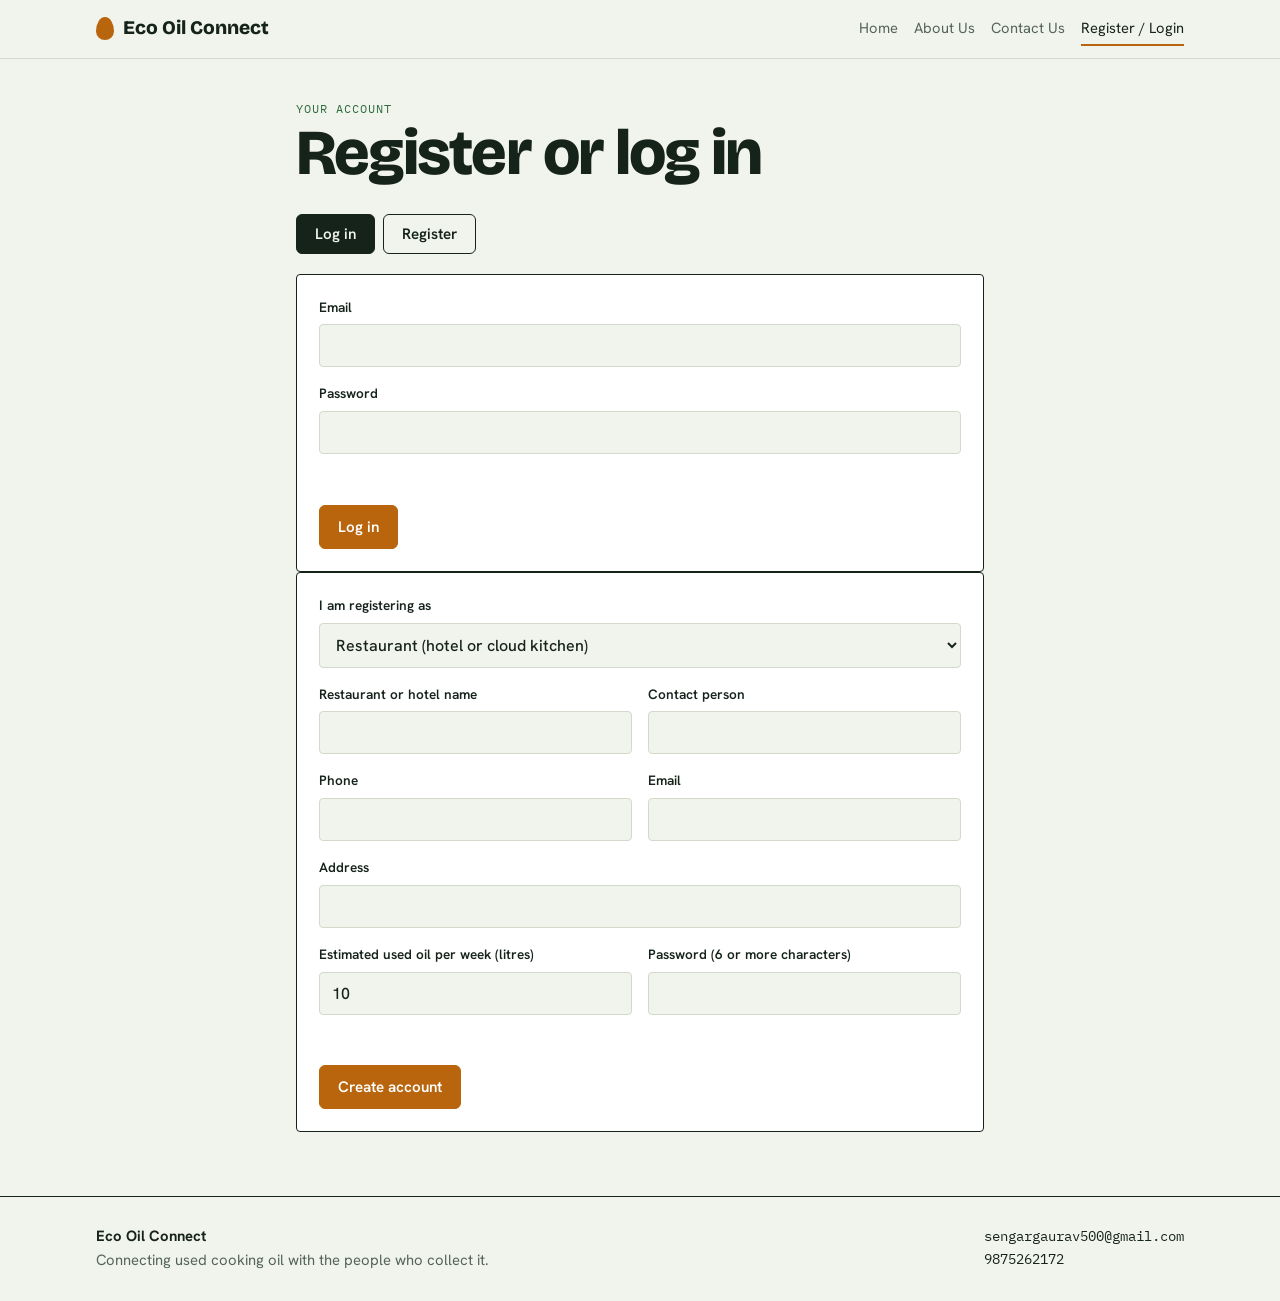
<file: sell.html>
<!doctype html>
<html lang="en">
<head>
<meta charset="utf-8">
<meta name="viewport" content="width=device-width, initial-scale=1">
<title>Sell Used Oil | Eco Oil Connect</title>
<link rel="stylesheet" href="https://fonts.googleapis.com/css2?family=Bricolage+Grotesque:opsz,wght@12..96,500;12..96,700;12..96,800&family=Hanken+Grotesk:wght@400;500;600&family=IBM+Plex+Mono:wght@400;500&display=swap">
<link rel="stylesheet" href="style.css">
</head>
<body>
<div id="nav"></div>
<main>
  <div class="wrap" id="content">
    <div class="page-head">
      <div class="eyebrow">Sell used oil</div>
      <h1>Raise a collection request</h1>
      <p>Tell collectors how much oil you have, where it is and when it is ready. A collector will accept the request and pick it up.</p>
    </div>
    <div class="grid2">
      <form class="card" id="f" autocomplete="off" novalidate>
        <div class="form-grid">
          <div class="field">
            <label for="name">Restaurant or kitchen name</label>
            <input id="name" type="text" required>
          </div>
          <div class="field">
            <label for="contact">Contact person</label>
            <input id="contact" type="text" required>
          </div>
          <div class="field">
            <label for="phone">Phone</label>
            <input id="phone" type="text" inputmode="tel" required>
          </div>
          <div class="field">
            <label for="litres">Oil to collect (litres)</label>
            <input id="litres" type="number" min="1" max="5000" step="1" value="20" required>
            <span class="muted" id="pay" style="font-size:0.88rem" role="status"></span>
          </div>
          <div class="field">
            <label for="container">Stored in</label>
            <select id="container">
              <option>Sealed plastic bottles</option>
              <option>Jerrycan</option>
              <option>Drum</option>
            </select>
          </div>
          <div class="field">
            <label for="readyDate">Ready from</label>
            <input id="readyDate" type="date" required>
          </div>
          <div class="field">
            <label for="window">Best time</label>
            <select id="window">
              <option>Morning</option>
              <option>Afternoon</option>
              <option>Evening</option>
            </select>
          </div>
          <div class="field full">
            <label for="address">Pickup address</label>
            <textarea id="address" required></textarea>
            <div class="row"><button type="button" class="btn small" id="findBtn">Find on map</button><span class="muted" id="mapMsg" style="font-size:0.88rem" role="status"></span></div>
          </div>
          <div class="field full">
            <label for="notes">Notes for the collector (optional)</label>
            <input id="notes" type="text" placeholder="Gate number, floor, landmark">
          </div>
        </div>
        <p class="err" id="err" role="alert"></p>
        <div class="row">
          <button class="btn primary" type="submit">Submit request</button>
          <a class="btn" href="requests.html">View my requests</a>
        </div>
      </form>
      <div>
        <div class="map" id="map" aria-label="Map to pin the pickup address"></div>
        <p class="muted" id="mapHelp" style="font-size:0.9rem">Click the map or drag the pin to your exact pickup spot. The pin is saved with the request.</p>
      </div>
    </div>
  </div>
</main>
<div id="foot"></div>
<script src="config.js"></script>
<script src="app.js"></script>
<script>
  EOC.boot();
  var $ = function (id) { return document.getElementById(id); };
  var u = EOC.guard(['restaurant']);
  if (u) {
    $('name').value = u.name || '';
    $('contact').value = u.contact || '';
    $('phone').value = u.phone || '';
    $('address').value = u.address || '';
    var today = new Date().toISOString().slice(0, 10);
    $('readyDate').min = today;
    $('readyDate').value = today;

    /* show what the restaurant will be paid */
    function showPay() {
      var rate = EOC.getRates().buy, l = Number($('litres').value) || 0;
      $('pay').textContent = 'You are paid ' + EOC.inr(rate) + ' per litre. Estimated payment: ' + EOC.inr(l * rate) + '.';
    }
    $('litres').addEventListener('input', showPay);
    showPay();

    var pin = null; /* { lat, lng } when the restaurant has set a pin */
    var map = null, marker = null;

    function setPin(lat, lng) {
      pin = { lat: lat, lng: lng };
      if (!marker) {
        marker = L.marker([lat, lng], { draggable: true }).addTo(map);
        marker.on('dragend', function () { var p = marker.getLatLng(); pin = { lat: p.lat, lng: p.lng }; });
      } else {
        marker.setLatLng([lat, lng]);
      }
      map.setView([lat, lng], Math.max(map.getZoom(), 16));
    }

    EOC.loadMaps().then(function (ok) {
      if (!ok) { EOC.mapsMissingNote($('map')); $('mapHelp').hidden = true; $('findBtn').hidden = true; return; }
      map = EOC.makeMap($('map'), 12);
      map.on('click', function (e) { setPin(e.latlng.lat, e.latlng.lng); });
      /* find the typed address and drop a pin near it */
      var timer = null;
      function findAddress() {
        var a = $('address').value.trim();
        if (!a) { $('mapMsg').textContent = 'Type an address first.'; return; }
        $('mapMsg').textContent = 'Searching the map...';
        EOC.geocode(a, function (p) {
          if (!p) { $('mapMsg').textContent = 'Address not found. Click the map to place the pin yourself.'; return; }
          setPin(p.lat, p.lng);
          $('mapMsg').textContent = p.exact ? 'Pin placed. Drag it to adjust.' : 'Pin placed near "' + p.matched + '". Drag it to your exact spot.';
        });
      }
      $('findBtn').addEventListener('click', findAddress);
      $('address').addEventListener('input', function () { clearTimeout(timer); timer = setTimeout(findAddress, 1200); });
      if ($('address').value.trim()) findAddress();
    });

    $('f').addEventListener('submit', function (e) {
      e.preventDefault();
      var err = $('err'); err.textContent = '';
      var v = function (id) { return $(id).value.trim(); };
      if (!v('name') || !v('contact') || !v('phone') || !v('address')) { err.textContent = 'Fill in the name, contact person, phone and pickup address.'; return; }
      if (!/^[0-9+\-\s]{7,15}$/.test(v('phone'))) { err.textContent = 'Enter a valid phone number.'; return; }
      var litres = Number($('litres').value);
      if (!(litres >= 1)) { err.textContent = 'Enter the litres of oil, at least 1.'; return; }
      if (!$('readyDate').value) { err.textContent = 'Choose the date the oil is ready.'; return; }
      EOC.addRequest({
        name: v('name'), contact: v('contact'), phone: v('phone'), address: v('address'),
        lat: pin ? pin.lat : null, lng: pin ? pin.lng : null,
        litres: litres, container: $('container').value,
        readyDate: $('readyDate').value, window: $('window').value, notes: v('notes')
      });
      EOC.toast('Request submitted.');
      setTimeout(function () { location.href = 'requests.html'; }, 700);
    });
  }
</script>
</body>
</html>
</file>
<file: style.css>
:root {
  --bg: #F1F4EC; --surface: #FFFFFF; --fg: #16231B; --muted: #55645A; --line: #D3DACB;
  --accent: #B8650D; --accent-ink: #FFFFFF; --leaf: #2F6B3F; --bad: #A8352B; --info: #2A5F8F;
  --f-display: "Bricolage Grotesque", "Segoe UI", system-ui, sans-serif;
  --f-body: "Hanken Grotesk", "Segoe UI", system-ui, sans-serif;
  --f-mono: "IBM Plex Mono", ui-monospace, Menlo, Consolas, monospace;
}
@media (prefers-color-scheme: dark) {
  :root { --bg: #0F1712; --surface: #17221B; --fg: #E8EEE4; --muted: #9DAEA2; --line: #2A3A2F;
    --accent: #E59A3C; --accent-ink: #1A1206; --leaf: #7FC08F; --bad: #E88378; --info: #7DB4E6; color-scheme: dark; }
}
* { box-sizing: border-box; }
html { scroll-behavior: smooth; }
body { margin: 0; background: var(--bg); color: var(--fg); font-family: var(--f-body); font-size: 17px; line-height: 1.6; }
.wrap { max-width: 1120px; margin: 0 auto; padding-inline: 16px; }
a { color: inherit; }
:focus-visible { outline: 3px solid var(--accent); outline-offset: 2px; }
h1, h2, h3 { font-family: var(--f-display); letter-spacing: -0.02em; line-height: 1.05; text-wrap: balance; margin: 0 0 12px; }
h1 { font-weight: 800; font-size: clamp(2.2rem, 5.5vw, 4rem); letter-spacing: -0.03em; }
h2 { font-weight: 700; font-size: clamp(1.6rem, 3.4vw, 2.3rem); }
h3 { font-weight: 700; font-size: 1.2rem; }
.muted { color: var(--muted); }
.eyebrow { font-family: var(--f-mono); font-size: 0.78rem; letter-spacing: 0.08em; text-transform: uppercase; color: var(--leaf); }
.accent { color: var(--accent); }

/* nav */
.topbar { border-bottom: 1.5px solid var(--line); background: var(--bg); position: sticky; top: 0; z-index: 20; }
.topbar .wrap { display: flex; align-items: center; justify-content: space-between; gap: 12px 20px; flex-wrap: wrap; padding-block: 12px; }
.brand { font-family: var(--f-display); font-weight: 800; font-size: 1.2rem; text-decoration: none; display: flex; align-items: center; gap: 9px; }
.drop { width: 18px; height: 23px; background: var(--accent); border-radius: 50% 50% 50% 50% / 62% 62% 38% 38%; display: inline-block; }
.links { display: flex; gap: 6px 16px; flex-wrap: wrap; align-items: center; font-size: 0.92rem; }
.links a { text-decoration: none; color: var(--muted); padding: 4px 0; border-bottom: 2px solid transparent; }
.links a:hover { color: var(--fg); }
.links a.on { color: var(--fg); border-bottom-color: var(--accent); }
.links .who { font-family: var(--f-mono); font-size: 0.78rem; color: var(--leaf); }

/* controls */
.btn { font: 600 0.95rem var(--f-body); padding: 11px 18px; border-radius: 6px; border: 1.5px solid var(--fg); background: transparent; color: var(--fg); cursor: pointer; text-decoration: none; display: inline-block; }
.btn.primary { background: var(--accent); border-color: var(--accent); color: var(--accent-ink); }
.btn.small { padding: 6px 12px; font-size: 0.85rem; }
.btn.danger { border-color: var(--bad); color: var(--bad); }
.btn:hover { filter: brightness(1.08); }
.btn:disabled { opacity: 0.5; cursor: not-allowed; }
.field { display: grid; gap: 6px; min-width: 0; }
label { font-size: 0.85rem; font-weight: 600; }
input, select, textarea { font: 500 1rem var(--f-body); color: var(--fg); background: var(--bg); border: 1.5px solid var(--line); border-radius: 4px; padding: 10px 12px; width: 100%; min-width: 0; }
textarea { min-height: 110px; resize: vertical; }
.form-grid { display: grid; grid-template-columns: repeat(2, minmax(0, 1fr)); gap: 16px; }
.form-grid .full { grid-column: 1 / -1; }

/* layout */
main { padding-block: 40px 64px; }
.page-head { margin-bottom: 28px; }
.page-head p { max-width: 40em; margin: 0; color: var(--muted); }
.card { background: var(--surface); border: 1.5px solid var(--line); border-radius: 4px; padding: 22px; min-width: 0; }
.card.edge { border-color: var(--fg); }
.grid2 { display: grid; grid-template-columns: repeat(2, minmax(0, 1fr)); gap: 24px; align-items: start; }
.grid3 { display: grid; grid-template-columns: repeat(3, minmax(0, 1fr)); gap: 20px; }
.grid4 { display: grid; grid-template-columns: repeat(4, minmax(0, 1fr)); gap: 20px; }
.hero { padding-block: 24px 8px; max-width: 760px; }
.hero .lede { font-size: 1.15rem; color: var(--muted); max-width: 34em; margin: 0 0 26px; }
.row { display: flex; gap: 12px; flex-wrap: wrap; align-items: center; }
.flow { list-style: none; margin: 0; padding: 0; counter-reset: s; }
.flow li { counter-increment: s; border-top: 4px solid var(--accent); padding-top: 12px; }
.flow li::before { content: "Stop " counter(s); font-family: var(--f-mono); font-size: 0.75rem; letter-spacing: 0.08em; text-transform: uppercase; color: var(--muted); display: block; margin-bottom: 4px; }
.flow p { margin: 0; font-size: 0.96rem; color: var(--muted); }
section.band { border-top: 1.5px solid var(--line); padding-block: 48px; }
.rules .yes h3 { color: var(--leaf); }
.rules .no h3 { color: var(--bad); }
.rules ul { margin: 0; padding-left: 1.2em; display: grid; gap: 8px; }

/* status */
.pill { font-family: var(--f-mono); font-size: 0.72rem; letter-spacing: 0.05em; text-transform: uppercase; padding: 3px 9px; border-radius: 99px; border: 1.5px solid currentColor; display: inline-block; white-space: nowrap; }
.pill.submitted { color: var(--muted); }
.pill.accepted { color: var(--info); }
.pill.picked_up { color: var(--accent); }
.pill.delivered { color: var(--leaf); }
.pill.rejected { color: var(--bad); }
.stepper { display: grid; grid-template-columns: repeat(4, minmax(0, 1fr)); gap: 6px; margin: 14px 0 4px; }
.stepper div { font-family: var(--f-mono); font-size: 0.66rem; letter-spacing: 0.04em; text-transform: uppercase; color: var(--muted); border-top: 4px solid var(--line); padding-top: 5px; overflow-wrap: anywhere; }
.stepper div.done { border-top-color: var(--leaf); color: var(--fg); }
.stepper div.now { border-top-color: var(--accent); color: var(--fg); font-weight: 500; }

/* requests */
.req-layout { display: grid; grid-template-columns: minmax(0, 1fr) minmax(0, 1fr); gap: 24px; align-items: start; }
.req-list { display: grid; gap: 16px; }
.req { scroll-margin-top: 90px; }
.req.hl { border-color: var(--accent); }
.req-top { display: flex; justify-content: space-between; gap: 12px; align-items: flex-start; flex-wrap: wrap; }
.req h3 { margin: 0; }
.req dl { display: grid; grid-template-columns: auto minmax(0, 1fr); gap: 4px 14px; margin: 12px 0 0; font-size: 0.93rem; }
.req dt { color: var(--muted); }
.req dd { margin: 0; overflow-wrap: anywhere; }
.req-actions { display: flex; gap: 8px; flex-wrap: wrap; margin-top: 14px; align-items: center; }
.req-actions input { width: 220px; max-width: 100%; padding: 6px 10px; font-size: 0.9rem; }
.map { width: 100%; height: 420px; border: 1.5px solid var(--fg); border-radius: 4px; background: var(--surface); position: sticky; top: 90px; }
.map.static { position: static; }
.map { isolation: isolate; }
.notice { border: 1.5px dashed var(--line); padding: 14px 16px; font-size: 0.92rem; color: var(--muted); border-radius: 4px; background: var(--surface); }
.empty { padding: 36px 20px; text-align: center; border: 1.5px dashed var(--line); border-radius: 4px; color: var(--muted); }

/* dashboard */
.tile { background: var(--surface); border: 1.5px solid var(--line); padding: 18px; }
.tile b { font-family: var(--f-display); font-size: 2.2rem; font-weight: 800; line-height: 1; display: block; }
.tile span { font-family: var(--f-mono); font-size: 0.74rem; letter-spacing: 0.06em; text-transform: uppercase; color: var(--muted); }
.bars { display: grid; gap: 10px; }
.bar { display: grid; grid-template-columns: 110px minmax(0, 1fr) 34px; gap: 10px; align-items: center; font-size: 0.88rem; }
.bar i { display: block; height: 14px; background: var(--accent); border-radius: 2px; min-width: 2px; }
.feed { list-style: none; margin: 0; padding: 0; display: grid; gap: 10px; font-size: 0.93rem; }
.feed li { display: flex; justify-content: space-between; gap: 12px; border-bottom: 1px solid var(--line); padding-bottom: 8px; flex-wrap: wrap; }

/* tables */
.tablewrap { overflow-x: auto; border: 1.5px solid var(--line); background: var(--surface); }
table { border-collapse: collapse; width: 100%; font-size: 0.9rem; }
th, td { text-align: left; padding: 10px 12px; border-bottom: 1px solid var(--line); vertical-align: top; }
th { font-family: var(--f-mono); font-size: 0.72rem; letter-spacing: 0.06em; text-transform: uppercase; color: var(--muted); white-space: nowrap; }
td select { padding: 6px 8px; font-size: 0.85rem; }

.tabs { display: flex; gap: 8px; margin-bottom: 20px; }
.tabs button { font: 600 0.95rem var(--f-body); padding: 9px 18px; border: 1.5px solid var(--fg); background: transparent; color: var(--fg); border-radius: 6px; cursor: pointer; }
.tabs button.on { background: var(--fg); color: var(--bg); }
.toast { position: fixed; left: 50%; bottom: 24px; transform: translateX(-50%); background: var(--fg); color: var(--bg); padding: 11px 18px; border-radius: 6px; font-size: 0.93rem; z-index: 50; max-width: calc(100% - 32px); }
.err { color: var(--bad); font-size: 0.9rem; min-height: 1.3em; margin: 0; }
footer.site { border-top: 1.5px solid var(--fg); padding-block: 28px; font-size: 0.93rem; }
footer.site .wrap { display: flex; justify-content: space-between; gap: 20px; flex-wrap: wrap; }
.mono { font-family: var(--f-mono); font-size: 0.88rem; }

@media (max-width: 860px) {
  .grid2, .req-layout { grid-template-columns: minmax(0, 1fr); }
  .grid3 { grid-template-columns: minmax(0, 1fr); }
  .grid4 { grid-template-columns: repeat(2, minmax(0, 1fr)); }
  .map { position: static; height: 320px; }
}
@media (max-width: 520px) {
  .form-grid { grid-template-columns: minmax(0, 1fr); }
  .grid4 { grid-template-columns: minmax(0, 1fr); }
  .stepper div { font-size: 0.6rem; }
}
@media (prefers-reduced-motion: reduce) { html { scroll-behavior: auto; } * { transition: none !important; } }
</file>
